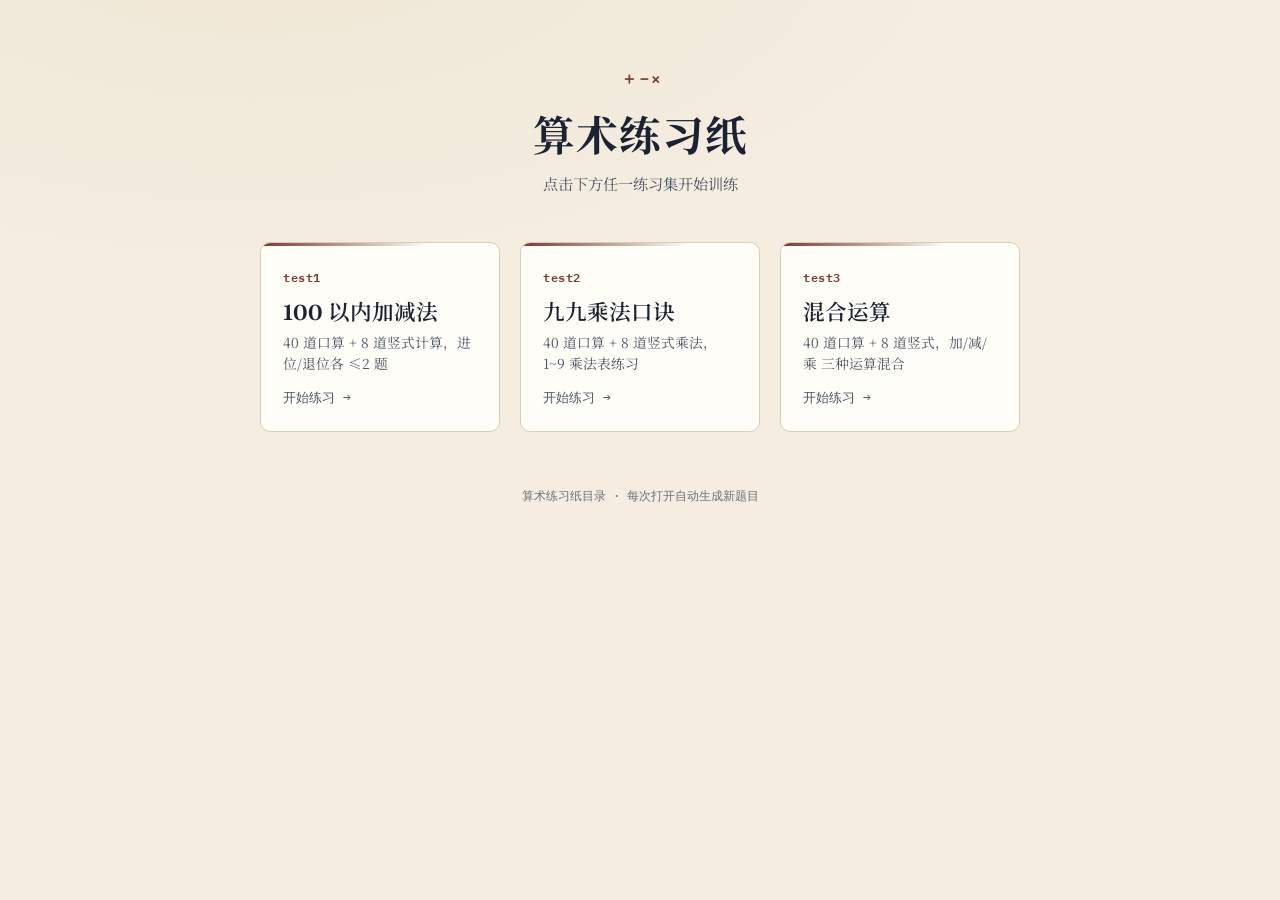
<file: index.html>
<!DOCTYPE html>
<html lang="zh-CN">
<head>
  <meta charset="UTF-8" />
  <meta name="viewport" content="width=device-width, initial-scale=1.0" />
  <title>算术练习纸 · 目录</title>
  <link rel="preconnect" href="https://fonts.googleapis.com" />
  <link rel="preconnect" href="https://fonts.gstatic.com" crossorigin />
  <link
    href="https://fonts.googleapis.com/css2?family=Fraunces:opsz,wght@9..144,400;9..144,600;9..144,700&family=Noto+Serif+SC:wght@400;600;700&family=IBM+Plex+Mono:wght@400;500;600&display=swap"
    rel="stylesheet"
  />
  <style>
    :root {
      --paper: #f4ede0;
      --ink: #1a2233;
      --ink-soft: #4a5466;
      --accent: #7a3b2e;
      --rule: #d8cdb6;
      --card-bg: #fffdf7;
    }
    * { box-sizing: border-box; margin: 0; padding: 0; }
    body {
      font-family: "Noto Serif SC", "Fraunces", serif;
      color: var(--ink);
      background:
        radial-gradient(1200px 600px at 20% -10%, #efe6d4, transparent 60%),
        var(--paper);
      min-height: 100vh;
      padding: 64px 24px;
      -webkit-font-smoothing: antialiased;
    }
    .wrap { max-width: 760px; margin: 0 auto; }
    .header { margin-bottom: 48px; text-align: center; }
    .brand-mark {
      font-family: "IBM Plex Mono", monospace;
      font-weight: 600;
      color: var(--accent);
      letter-spacing: -1px;
      font-size: 1rem;
      margin-bottom: 12px;
      display: block;
    }
    .title {
      font-family: "Fraunces", "Noto Serif SC", serif;
      font-weight: 700;
      font-size: 2.6rem;
      letter-spacing: 1px;
      font-variation-settings: "opsz" 144;
      margin-bottom: 10px;
    }
    .subtitle { color: var(--ink-soft); font-size: 0.95rem; }
    .grid {
      display: grid;
      grid-template-columns: repeat(auto-fill, minmax(240px, 1fr));
      gap: 20px;
    }
    .card {
      display: block;
      text-decoration: none;
      color: inherit;
      background: var(--card-bg);
      border: 1px solid var(--rule);
      border-radius: 10px;
      padding: 24px 22px;
      transition: transform 0.15s ease, box-shadow 0.2s ease, border-color 0.2s ease;
      position: relative;
      overflow: hidden;
    }
    .card::before {
      content: "";
      position: absolute;
      top: 0; left: 0; right: 0;
      height: 3px;
      background: linear-gradient(90deg, var(--accent), transparent 70%);
    }
    .card:hover {
      transform: translateY(-2px);
      box-shadow: 0 14px 30px -16px rgba(40, 30, 10, 0.4);
      border-color: var(--accent);
    }
    .card-tag {
      font-family: "IBM Plex Mono", monospace;
      font-size: 0.74rem;
      color: var(--accent);
      font-weight: 600;
      letter-spacing: 0.5px;
      margin-bottom: 8px;
      display: block;
    }
    .card-title {
      font-family: "Fraunces", "Noto Serif SC", serif;
      font-weight: 600;
      font-size: 1.35rem;
      margin-bottom: 6px;
    }
    .card-desc { color: var(--ink-soft); font-size: 0.86rem; line-height: 1.55; }
    .card-arrow {
      margin-top: 14px;
      font-family: "IBM Plex Mono", monospace;
      font-size: 0.82rem;
      color: var(--ink-soft);
    }
    .foot {
      margin-top: 56px;
      text-align: center;
      font-family: "IBM Plex Mono", monospace;
      font-size: 0.76rem;
      color: var(--ink-soft);
      opacity: 0.8;
    }
  </style>
</head>
<body>
  <div class="wrap">
    <header class="header">
      <span class="brand-mark">＋－×</span>
      <h1 class="title">算术练习纸</h1>
      <p class="subtitle">点击下方任一练习集开始训练</p>
    </header>
    <main class="grid" id="list" aria-label="练习集列表"></main>
    <footer class="foot">
      <span>算术练习纸目录 · 每次打开自动生成新题目</span>
    </footer>
  </div>
  <script>
    /* 练习集配置：新增只需在数组里追加一项即可 */
    // 练习集目录 v2 - 含 test1/test2/test3
    const sets = [
      { tag: "test1", title: "100 以内加减法", desc: "40 道口算 + 8 道竖式计算，进位/退位各 ≤2 题", path: "test1/" },
      { tag: "test2", title: "九九乘法口诀", desc: "40 道口算 + 8 道竖式乘法，1~9 乘法表练习", path: "test2/" },
      { tag: "test3", title: "混合运算", desc: "40 道口算 + 8 道竖式，加/减/乘 三种运算混合", path: "test3/" }
    ];
    function render() {
      const list = document.getElementById("list");
      if (!sets.length) { list.innerHTML = '<div class="empty">暂无练习集</div>'; return; }
      /* 动态时间戳：每次打开目录页都生成新值，附加在 URL 后绕过缓存 */
      const ts = Date.now();
      list.innerHTML = sets.map(function (s) {
        return '<a class="card" href="' + s.path + '?v=' + ts + '">' +
          '<span class="card-tag">' + s.tag + '</span>' +
          '<div class="card-title">' + s.title + '</div>' +
          '<div class="card-desc">' + s.desc + '</div>' +
          '<div class="card-arrow">开始练习 →</div>' +
        '</a>';
      }).join("");
    }
    render();
  </script>
</body>
</html>
</file>
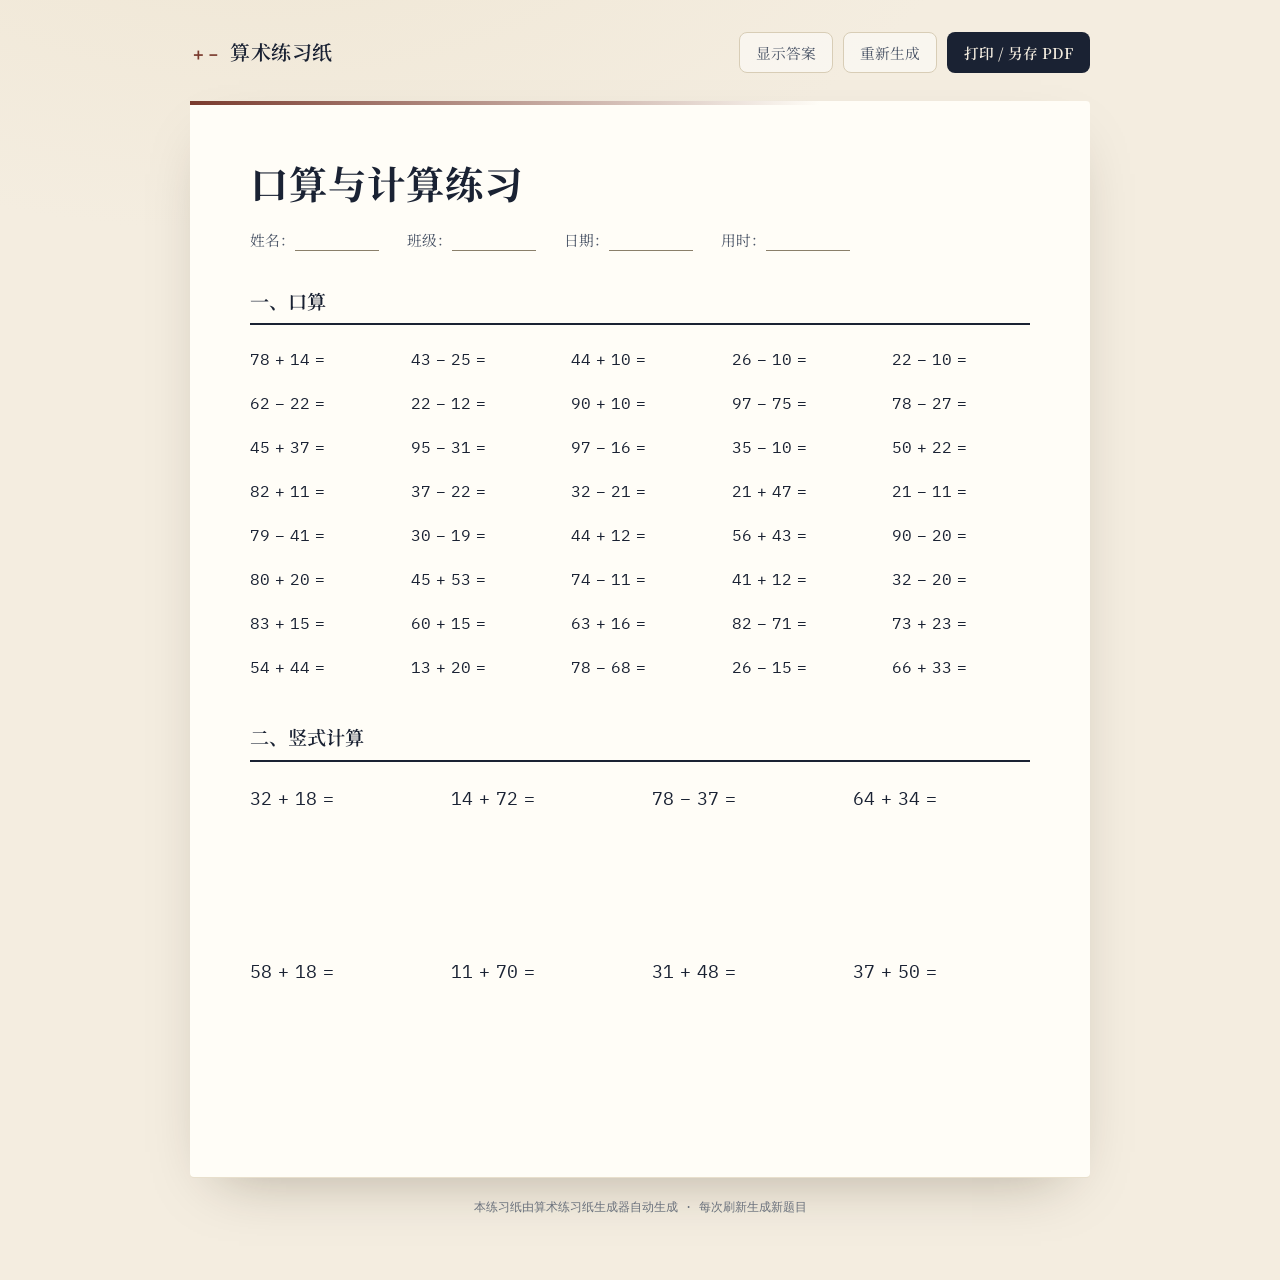
<file: test1/index.html>
<!DOCTYPE html>
<html lang="zh-CN">
<head>
  <meta charset="UTF-8" />
  <!-- 移动端适配，打印时保证宽度合理 -->
  <meta name="viewport" content="width=device-width, initial-scale=1.0" />
  <title>口算与计算练习 · 数学练习纸生成器</title>
  <!-- 开源字体：Fraunces 用于标题，IBM Plex Mono 用于数字 -->
  <link rel="preconnect" href="https://fonts.googleapis.com" />
  <link rel="preconnect" href="https://fonts.gstatic.com" crossorigin />
  <link
    href="https://fonts.googleapis.com/css2?family=Fraunces:opsz,wght@9..144,400;9..144,600;9..144,700&family=IBM+Plex+Mono:wght@400;500;600&family=Noto+Serif+SC:wght@400;600;700&display=swap"
    rel="stylesheet"
  />
  <link rel="stylesheet" href="styles.css" />
</head>
<body>
  <!-- 顶部操作栏：仅在屏幕显示，打印时隐藏 -->
  <header class="controls" role="toolbar" aria-label="操作栏">
    <div class="brand">
      <span class="brand-mark">＋－</span>
      <span class="brand-text">算术练习纸</span>
    </div>
    <div class="actions">
      <!-- 答案显隐切换，方便家长/老师批改 -->
      <button id="toggleAnswer" class="btn btn-ghost" type="button" aria-pressed="false">显示答案</button>
      <!-- 重新生成一组题目 -->
      <button id="regenerate" class="btn btn-ghost" type="button">重新生成</button>
      <!-- 调用浏览器打印 -->
      <button id="printBtn" class="btn btn-primary" type="button">打印 / 另存 PDF</button>
    </div>
  </header>

  <!-- 练习纸主体：A4 纸张视觉，打印时铺满页面 -->
  <main class="worksheet" id="worksheet">
    <!-- 页眉：标题 + 姓名/日期信息条 -->
    <section class="sheet-header">
      <h1 class="sheet-title">口算与计算练习</h1>
      <div class="meta">
        <span>姓名：<span class="blank"></span></span>
        <span>班级：<span class="blank"></span></span>
        <span>日期：<span class="blank"></span></span>
        <span>用时：<span class="blank"></span></span>
      </div>
    </section>

    <!-- 第一部分：口算 -->
    <section class="block">
      <h2 class="block-title">一、口算</h2>
      <!-- 题目由 JS 动态渲染 -->
      <ol class="oral-grid" id="oralList" aria-label="口算题"></ol>
    </section>

    <!-- 第二部分：竖式计算 -->
    <section class="block">
      <h2 class="block-title">二、竖式计算</h2>
      <ol class="vertical-grid" id="writtenList" aria-label="竖式计算题"></ol>
    </section>
  </main>

  <!-- 页脚信息 -->
  <footer class="footnote">
    <span>本练习纸由算术练习纸生成器自动生成 · 每次刷新生成新题目</span>
  </footer>

  <script src="script.js"></script>
</body>
</html>
</file>
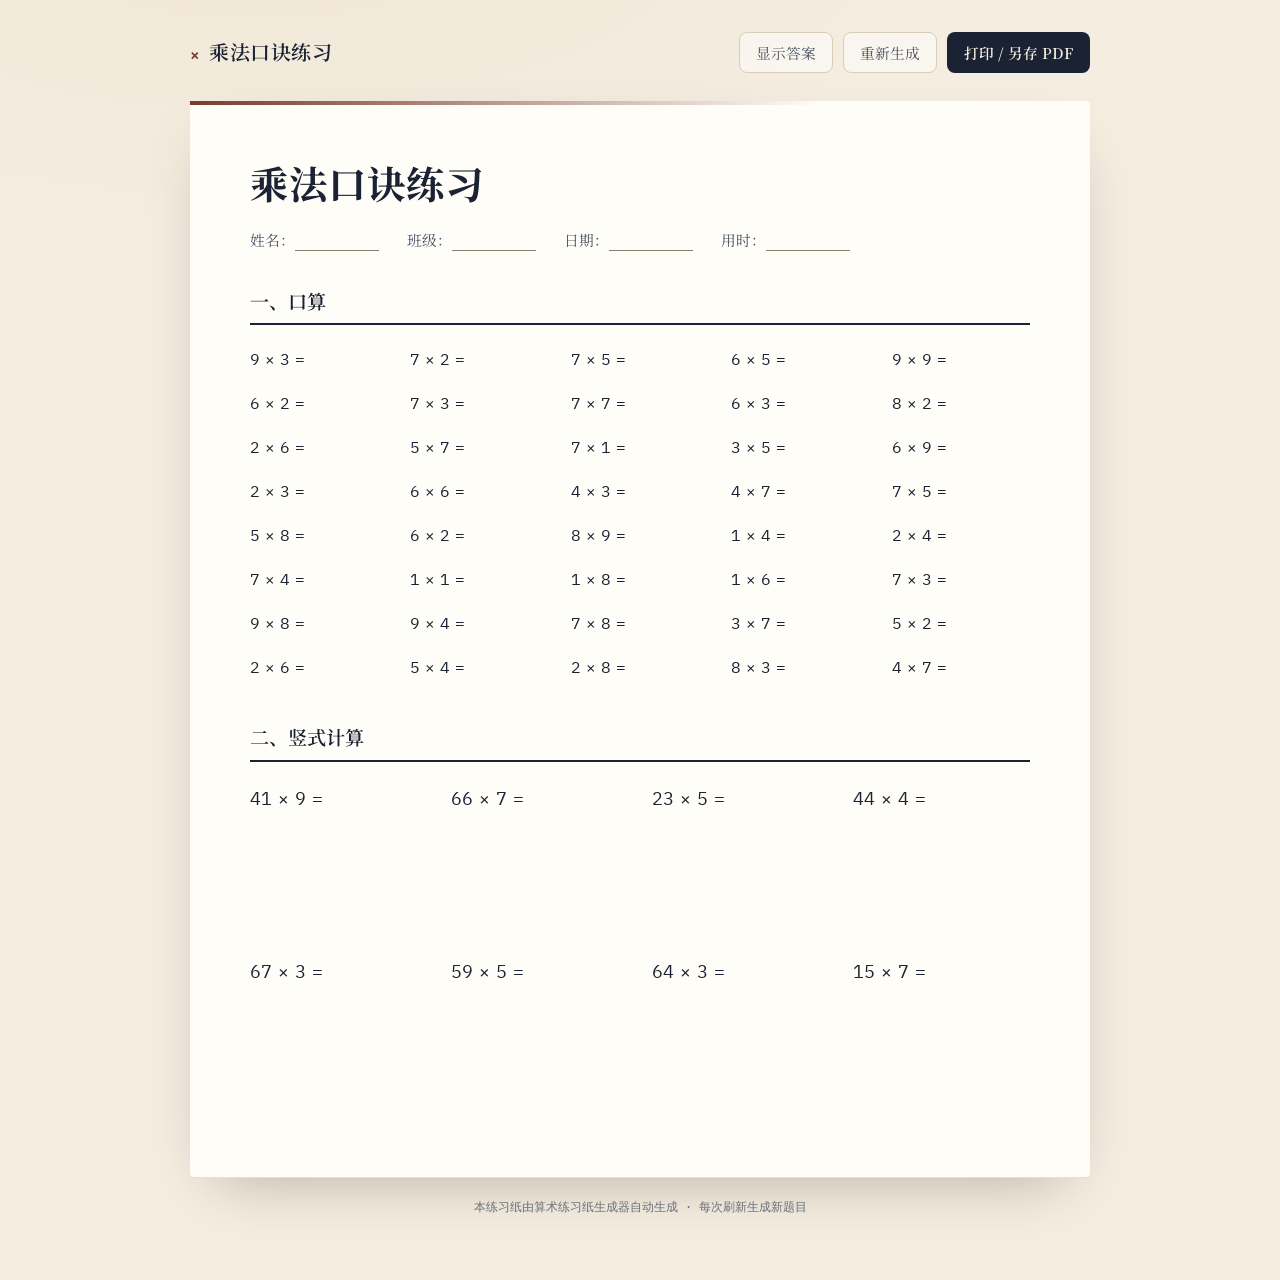
<file: test2/index.html>
<!DOCTYPE html>
<html lang="zh-CN">
<head>
  <meta charset="UTF-8" />
  <meta name="viewport" content="width=device-width, initial-scale=1.0" />
  <title>乘法口诀练习 · 算术练习纸</title>
  <link rel="preconnect" href="https://fonts.googleapis.com" />
  <link rel="preconnect" href="https://fonts.gstatic.com" crossorigin />
  <link
    href="https://fonts.googleapis.com/css2?family=Fraunces:opsz,wght@9..144,400;9..144,600;9..144,700&family=IBM+Plex+Mono:wght@400;500;600&family=Noto+Serif+SC:wght@400;600;700&display=swap"
    rel="stylesheet"
  />
  <link rel="stylesheet" href="styles.css" />
</head>
<body>
  <header class="controls" role="toolbar" aria-label="操作栏">
    <div class="brand">
      <span class="brand-mark">×</span>
      <span class="brand-text">乘法口诀练习</span>
    </div>
    <div class="actions">
      <button id="toggleAnswer" class="btn btn-ghost" type="button" aria-pressed="false">显示答案</button>
      <button id="regenerate" class="btn btn-ghost" type="button">重新生成</button>
      <button id="printBtn" class="btn btn-primary" type="button">打印 / 另存 PDF</button>
    </div>
  </header>

  <main class="worksheet" id="worksheet">
    <section class="sheet-header">
      <h1 class="sheet-title">乘法口诀练习</h1>
      <div class="meta">
        <span>姓名：<span class="blank"></span></span>
        <span>班级：<span class="blank"></span></span>
        <span>日期：<span class="blank"></span></span>
        <span>用时：<span class="blank"></span></span>
      </div>
    </section>

    <section class="block">
      <h2 class="block-title">一、口算</h2>
      <ol class="oral-grid" id="oralList" aria-label="口算题"></ol>
    </section>

    <section class="block">
      <h2 class="block-title">二、竖式计算</h2>
      <ol class="vertical-grid" id="writtenList" aria-label="竖式计算题"></ol>
    </section>
  </main>

  <footer class="footnote">
    <span>本练习纸由算术练习纸生成器自动生成 · 每次刷新生成新题目</span>
  </footer>

  <script src="script.js"></script>
</body>
</html>
</file>
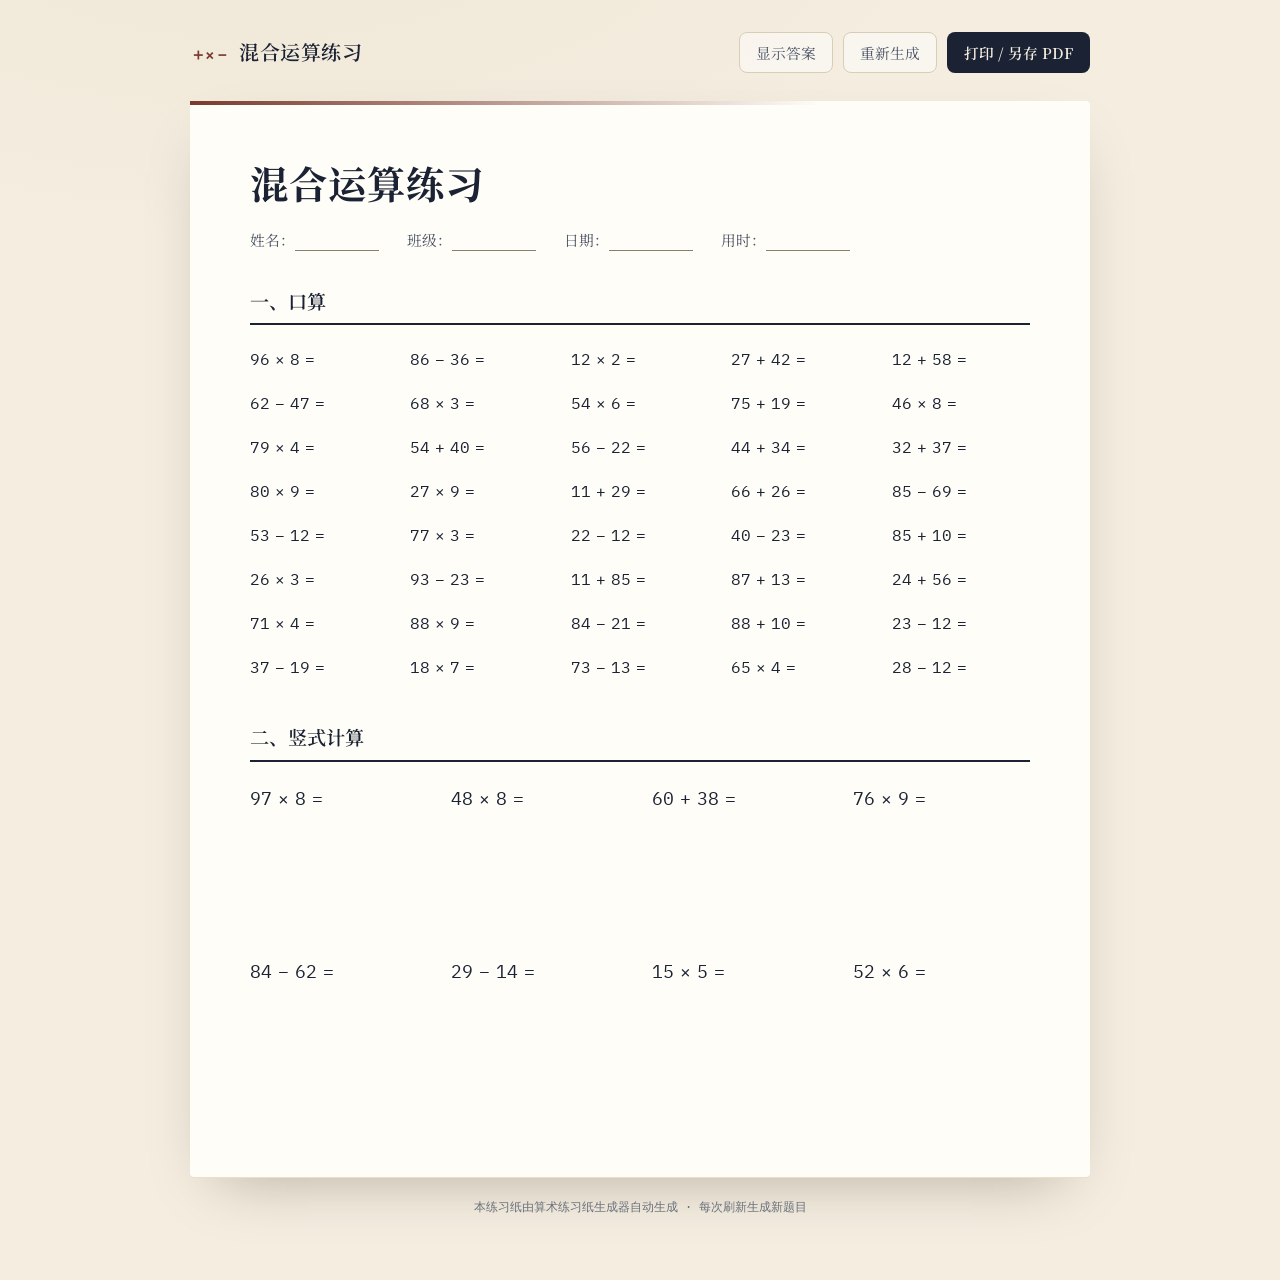
<file: test3/index.html>
<!DOCTYPE html>
<html lang="zh-CN">
<head>
  <meta charset="UTF-8" />
  <meta name="viewport" content="width=device-width, initial-scale=1.0" />
  <title>混合运算练习 · 算术练习纸</title>
  <link rel="preconnect" href="https://fonts.googleapis.com" />
  <link rel="preconnect" href="https://fonts.gstatic.com" crossorigin />
  <link
    href="https://fonts.googleapis.com/css2?family=Fraunces:opsz,wght@9..144,400;9..144,600;9..144,700&family=IBM+Plex+Mono:wght@400;500;600&family=Noto+Serif+SC:wght@400;600;700&display=swap"
    rel="stylesheet"
  />
  <link rel="stylesheet" href="styles.css" />
</head>
<body>
  <header class="controls" role="toolbar" aria-label="操作栏">
    <div class="brand">
      <span class="brand-mark">＋×－</span>
      <span class="brand-text">混合运算练习</span>
    </div>
    <div class="actions">
      <button id="toggleAnswer" class="btn btn-ghost" type="button" aria-pressed="false">显示答案</button>
      <button id="regenerate" class="btn btn-ghost" type="button">重新生成</button>
      <button id="printBtn" class="btn btn-primary" type="button">打印 / 另存 PDF</button>
    </div>
  </header>

  <main class="worksheet" id="worksheet">
    <section class="sheet-header">
      <h1 class="sheet-title">混合运算练习</h1>
      <div class="meta">
        <span>姓名：<span class="blank"></span></span>
        <span>班级：<span class="blank"></span></span>
        <span>日期：<span class="blank"></span></span>
        <span>用时：<span class="blank"></span></span>
      </div>
    </section>

    <section class="block">
      <h2 class="block-title">一、口算</h2>
      <ol class="oral-grid" id="oralList" aria-label="口算题"></ol>
    </section>

    <section class="block">
      <h2 class="block-title">二、竖式计算</h2>
      <ol class="vertical-grid" id="writtenList" aria-label="竖式计算题"></ol>
    </section>
  </main>

  <footer class="footnote">
    <span>本练习纸由算术练习纸生成器自动生成 · 每次刷新生成新题目</span>
  </footer>

  <script src="script.js"></script>
</body>
</html>
</file>
<file: test1/styles.css>
/* ============================================================
   设计令牌 (Design Tokens)
   - 屏幕呈现：暖米色纸张质感 + 墨色文字
   - 打印呈现：纯白底黑字，去除阴影与背景
   - 字体：Fraunces (标题/中文衬线 Noto Serif SC) + IBM Plex Mono (数字)
   ============================================================ */
:root {
  --paper: #f4ede0;          /* 屏幕纸张底色 */
  --paper-edge: #e8dfcc;     /* 纸张边缘阴影 */
  --ink: #1a2233;            /* 主文字墨色 */
  --ink-soft: #4a5466;       /* 次级文字 */
  --accent: #7a3b2e;         /* 点缀色：印章红棕 */
  --rule: #d8cdb6;           /* 分隔线 */
  --blank-line: #8a7f6a;     /* 填空下划线色 */

  --font-display: "Fraunces", "Noto Serif SC", Georgia, serif;
  --font-cn: "Noto Serif SC", "Fraunces", serif;
  --font-num: "IBM Plex Mono", "Menlo", monospace;
}

/* 全局重置 --------------------------------------------------- */
*,
*::before,
*::after { box-sizing: border-box; margin: 0; padding: 0; }

html { -webkit-text-size-adjust: 100%; }

body {
  font-family: var(--font-cn);
  color: var(--ink);
  background:
    radial-gradient(1200px 600px at 20% -10%, #efe6d4, transparent 60%),
    var(--paper);
  min-height: 100vh;
  line-height: 1.5;
  padding: 32px 16px 64px;
  -webkit-font-smoothing: antialiased;
}

/* 顶部操作栏 ------------------------------------------------- */
.controls {
  max-width: 900px;
  margin: 0 auto 28px;
  display: flex;
  align-items: center;
  justify-content: space-between;
  gap: 16px;
  flex-wrap: wrap;
}

.brand { display: flex; align-items: baseline; gap: 10px; }

.brand-mark {
  font-family: var(--font-num);
  font-weight: 600;
  color: var(--accent);
  letter-spacing: -1px;
}

.brand-text {
  font-family: var(--font-display);
  font-weight: 600;
  font-size: 1.25rem;
  letter-spacing: 0.5px;
}

.actions { display: flex; gap: 10px; flex-wrap: wrap; }

.btn {
  font-family: var(--font-cn);
  font-size: 0.92rem;
  padding: 9px 16px;
  border-radius: 8px;
  border: 1px solid transparent;
  cursor: pointer;
  transition: transform 0.12s ease, background 0.2s ease, border-color 0.2s ease;
}

.btn:active { transform: translateY(1px); }

.btn-ghost {
  background: rgba(255, 255, 255, 0.5);
  border-color: var(--rule);
  color: var(--ink-soft);
}

.btn-ghost:hover { background: #fff; border-color: var(--blank-line); }

.btn-ghost[aria-pressed="true"] {
  background: var(--accent);
  color: #fff;
  border-color: var(--accent);
}

.btn-primary {
  background: var(--ink);
  color: var(--paper);
  font-weight: 600;
}

.btn-primary:hover { background: #0d1422; }

/* 练习纸主体 ------------------------------------------------- */
.worksheet {
  max-width: 900px;
  margin: 0 auto;
  background: #fffdf7;
  padding: 56px 60px 72px;
  border-radius: 4px;
  box-shadow:
    0 1px 0 var(--paper-edge),
    0 24px 60px -28px rgba(40, 30, 10, 0.35);
  position: relative;
}

/* 纸张顶部装饰：一条细红线呼应印章色 */
.worksheet::before {
  content: "";
  position: absolute;
  top: 0; left: 0; right: 0;
  height: 4px;
  background: linear-gradient(90deg, var(--accent), transparent 70%);
}

/* 页眉 ------------------------------------------------------- */
.sheet-header { margin-bottom: 36px; }

.sheet-title {
  font-family: var(--font-display);
  font-weight: 700;
  font-size: 2.4rem;
  letter-spacing: 1px;
  color: var(--ink);
  font-variation-settings: "opsz" 144;
}

.meta {
  margin-top: 14px;
  display: flex;
  flex-wrap: wrap;
  gap: 28px;
  font-size: 0.92rem;
  color: var(--ink-soft);
}

.blank {
  display: inline-block;
  min-width: 84px;
  border-bottom: 1px solid var(--blank-line);
  height: 1.1em;
  vertical-align: bottom;
}

/* 区块 ------------------------------------------------------- */
.block { margin-top: 8px; }
.block + .block { margin-top: 44px; }

.block-title {
  font-family: var(--font-cn);
  font-weight: 600;
  font-size: 1.2rem;
  color: var(--ink);
  padding-bottom: 8px;
  border-bottom: 2px solid var(--ink);
  margin-bottom: 22px;
  display: flex;
  align-items: baseline;
  gap: 8px;
}

.block-title small {
  font-family: var(--font-num);
  font-weight: 400;
  font-size: 0.78rem;
  color: var(--ink-soft);
}

/* ============================================================
   口算题网格：每行 5 题
   ============================================================ */
.oral-grid {
  list-style: none;
  display: grid;
  grid-template-columns: repeat(5, 1fr);
  gap: 20px 22px;
}

.oral-grid li {
  font-family: var(--font-num);
  font-size: 1rem;
  display: flex;
  align-items: baseline;
  gap: 5px;
  font-variant-numeric: tabular-nums;
}

/* 答案空格：纯留白，无下划线 */
.oral-grid .blank-line {
  flex: 1;
  min-width: 24px;
  height: 1.1em;
}

/* 答案态：显隐答案时给空格填入结果 */
.oral-grid .answer {
  visibility: hidden;
  color: var(--accent);
  font-weight: 600;
}

body.show-answer .oral-grid .answer { visibility: visible; }

/* ============================================================
   竖式计算题：每行 4 题，横式题目 + 下方手写竖式区
   ============================================================ */
.vertical-grid {
  list-style: none;
  display: grid;
  grid-template-columns: repeat(4, 1fr);
  gap: 24px 24px;
}

.vertical-grid li {
  break-inside: avoid;
  page-break-inside: avoid;
  /* 题目行 + 手写区纵向排列 */
  display: flex;
  flex-direction: column;
  gap: 8px;
}

/* 题目行：横式 a op b = ___ */
.vertical-grid .q-line {
  font-family: var(--font-num);
  font-variant-numeric: tabular-nums;
  font-size: 1.1rem;
  display: flex;
  align-items: baseline;
  gap: 6px;
  flex-wrap: wrap;
}

/* 答案空格：纯留白，无下划线 */
.vertical-grid .q-line .blank-line {
  flex: 1;
  min-width: 30px;
  height: 1.1em;
}

/* 手写竖式区：约 4~5 行书写空间 */
.vertical-grid .work-area {
  min-height: 7em;              /* 约 4~5 行竖式书写 */
}

.vertical-grid .answer {
  visibility: hidden;
  color: var(--accent);
  font-weight: 600;
}

body.show-answer .vertical-grid .answer { visibility: visible; }

/* 页脚 ------------------------------------------------------- */
.footnote {
  max-width: 900px;
  margin: 20px auto 0;
  text-align: center;
  font-family: var(--font-num);
  font-size: 0.78rem;
  color: var(--ink-soft);
  opacity: 0.8;
}

/* ============================================================
   打印样式 (Print Styles)
   - 去除操作栏、页脚与纸张阴影
   - 纯白底、纯黑字，保证打印清晰
   - 设置 A4 页边距，避免题目被切断
   ============================================================ */
@media print {
  @page {
    size: A4;
    margin: 14mm 14mm 14mm 14mm;
  }

  body {
    background: #fff;
    padding: 0;
  }

  .controls,
  .footnote { display: none !important; }

  .worksheet {
    max-width: none;
    margin: 0;
    padding: 0;
    background: #fff;
    box-shadow: none;
    border-radius: 0;
  }

  .worksheet::before { display: none; }

  .sheet-title { font-size: 1.9rem; }

  /* 题目不跨页切断 */
  .vertical-grid li,
  .oral-grid li { break-inside: avoid; }

  /* 打印时强制保持 5 列口算 / 4 列竖式，避免被响应式降列影响 */
  .oral-grid { grid-template-columns: repeat(5, 1fr) !important; }
  .vertical-grid { grid-template-columns: repeat(4, 1fr) !important; }

  /* 打印时确保颜色如实输出 */
  * {
    -webkit-print-color-adjust: exact;
    print-color-adjust: exact;
  }
}

/* 响应式：窄屏降列（仅作用于屏幕，不影响打印） ---------- */
@media screen and (max-width: 760px) {
  .oral-grid { grid-template-columns: repeat(3, 1fr); gap: 16px 18px; }
  .vertical-grid { grid-template-columns: repeat(2, 1fr); }
  .worksheet { padding: 36px 28px 48px; }
  .sheet-title { font-size: 1.9rem; }
}

@media screen and (max-width: 420px) {
  .oral-grid { grid-template-columns: repeat(2, 1fr); }
  .vertical-grid { grid-template-columns: 1fr; }
}
</file>
<file: test2/styles.css>
/* ============================================================
   设计令牌 (Design Tokens)
   - 屏幕呈现：暖米色纸张质感 + 墨色文字
   - 打印呈现：纯白底黑字，去除阴影与背景
   - 字体：Fraunces (标题/中文衬线 Noto Serif SC) + IBM Plex Mono (数字)
   ============================================================ */
:root {
  --paper: #f4ede0;          /* 屏幕纸张底色 */
  --paper-edge: #e8dfcc;     /* 纸张边缘阴影 */
  --ink: #1a2233;            /* 主文字墨色 */
  --ink-soft: #4a5466;       /* 次级文字 */
  --accent: #7a3b2e;         /* 点缀色：印章红棕 */
  --rule: #d8cdb6;           /* 分隔线 */
  --blank-line: #8a7f6a;     /* 填空下划线色 */

  --font-display: "Fraunces", "Noto Serif SC", Georgia, serif;
  --font-cn: "Noto Serif SC", "Fraunces", serif;
  --font-num: "IBM Plex Mono", "Menlo", monospace;
}

/* 全局重置 --------------------------------------------------- */
*,
*::before,
*::after { box-sizing: border-box; margin: 0; padding: 0; }

html { -webkit-text-size-adjust: 100%; }

body {
  font-family: var(--font-cn);
  color: var(--ink);
  background:
    radial-gradient(1200px 600px at 20% -10%, #efe6d4, transparent 60%),
    var(--paper);
  min-height: 100vh;
  line-height: 1.5;
  padding: 32px 16px 64px;
  -webkit-font-smoothing: antialiased;
}

/* 顶部操作栏 ------------------------------------------------- */
.controls {
  max-width: 900px;
  margin: 0 auto 28px;
  display: flex;
  align-items: center;
  justify-content: space-between;
  gap: 16px;
  flex-wrap: wrap;
}

.brand { display: flex; align-items: baseline; gap: 10px; }

.brand-mark {
  font-family: var(--font-num);
  font-weight: 600;
  color: var(--accent);
  letter-spacing: -1px;
}

.brand-text {
  font-family: var(--font-display);
  font-weight: 600;
  font-size: 1.25rem;
  letter-spacing: 0.5px;
}

.actions { display: flex; gap: 10px; flex-wrap: wrap; }

.btn {
  font-family: var(--font-cn);
  font-size: 0.92rem;
  padding: 9px 16px;
  border-radius: 8px;
  border: 1px solid transparent;
  cursor: pointer;
  transition: transform 0.12s ease, background 0.2s ease, border-color 0.2s ease;
}

.btn:active { transform: translateY(1px); }

.btn-ghost {
  background: rgba(255, 255, 255, 0.5);
  border-color: var(--rule);
  color: var(--ink-soft);
}

.btn-ghost:hover { background: #fff; border-color: var(--blank-line); }

.btn-ghost[aria-pressed="true"] {
  background: var(--accent);
  color: #fff;
  border-color: var(--accent);
}

.btn-primary {
  background: var(--ink);
  color: var(--paper);
  font-weight: 600;
}

.btn-primary:hover { background: #0d1422; }

/* 练习纸主体 ------------------------------------------------- */
.worksheet {
  max-width: 900px;
  margin: 0 auto;
  background: #fffdf7;
  padding: 56px 60px 72px;
  border-radius: 4px;
  box-shadow:
    0 1px 0 var(--paper-edge),
    0 24px 60px -28px rgba(40, 30, 10, 0.35);
  position: relative;
}

/* 纸张顶部装饰：一条细红线呼应印章色 */
.worksheet::before {
  content: "";
  position: absolute;
  top: 0; left: 0; right: 0;
  height: 4px;
  background: linear-gradient(90deg, var(--accent), transparent 70%);
}

/* 页眉 ------------------------------------------------------- */
.sheet-header { margin-bottom: 36px; }

.sheet-title {
  font-family: var(--font-display);
  font-weight: 700;
  font-size: 2.4rem;
  letter-spacing: 1px;
  color: var(--ink);
  font-variation-settings: "opsz" 144;
}

.meta {
  margin-top: 14px;
  display: flex;
  flex-wrap: wrap;
  gap: 28px;
  font-size: 0.92rem;
  color: var(--ink-soft);
}

.blank {
  display: inline-block;
  min-width: 84px;
  border-bottom: 1px solid var(--blank-line);
  height: 1.1em;
  vertical-align: bottom;
}

/* 区块 ------------------------------------------------------- */
.block { margin-top: 8px; }
.block + .block { margin-top: 44px; }

.block-title {
  font-family: var(--font-cn);
  font-weight: 600;
  font-size: 1.2rem;
  color: var(--ink);
  padding-bottom: 8px;
  border-bottom: 2px solid var(--ink);
  margin-bottom: 22px;
  display: flex;
  align-items: baseline;
  gap: 8px;
}

.block-title small {
  font-family: var(--font-num);
  font-weight: 400;
  font-size: 0.78rem;
  color: var(--ink-soft);
}

/* ============================================================
   口算题网格：每行 5 题
   ============================================================ */
.oral-grid {
  list-style: none;
  display: grid;
  grid-template-columns: repeat(5, 1fr);
  gap: 20px 22px;
}

.oral-grid li {
  font-family: var(--font-num);
  font-size: 1rem;
  display: flex;
  align-items: baseline;
  gap: 5px;
  font-variant-numeric: tabular-nums;
}

/* 答案空格：纯留白，无下划线 */
.oral-grid .blank-line {
  flex: 1;
  min-width: 24px;
  height: 1.1em;
}

/* 答案态：显隐答案时给空格填入结果 */
.oral-grid .answer {
  visibility: hidden;
  color: var(--accent);
  font-weight: 600;
}

body.show-answer .oral-grid .answer { visibility: visible; }

/* ============================================================
   竖式计算题：每行 4 题，横式题目 + 下方手写竖式区
   ============================================================ */
.vertical-grid {
  list-style: none;
  display: grid;
  grid-template-columns: repeat(4, 1fr);
  gap: 24px 24px;
}

.vertical-grid li {
  break-inside: avoid;
  page-break-inside: avoid;
  /* 题目行 + 手写区纵向排列 */
  display: flex;
  flex-direction: column;
  gap: 8px;
}

/* 题目行：横式 a op b = ___ */
.vertical-grid .q-line {
  font-family: var(--font-num);
  font-variant-numeric: tabular-nums;
  font-size: 1.1rem;
  display: flex;
  align-items: baseline;
  gap: 6px;
  flex-wrap: wrap;
}

/* 答案空格：纯留白，无下划线 */
.vertical-grid .q-line .blank-line {
  flex: 1;
  min-width: 30px;
  height: 1.1em;
}

/* 手写竖式区：约 4~5 行书写空间 */
.vertical-grid .work-area {
  min-height: 7em;              /* 约 4~5 行竖式书写 */
}

.vertical-grid .answer {
  visibility: hidden;
  color: var(--accent);
  font-weight: 600;
}

body.show-answer .vertical-grid .answer { visibility: visible; }

/* 页脚 ------------------------------------------------------- */
.footnote {
  max-width: 900px;
  margin: 20px auto 0;
  text-align: center;
  font-family: var(--font-num);
  font-size: 0.78rem;
  color: var(--ink-soft);
  opacity: 0.8;
}

/* ============================================================
   打印样式 (Print Styles)
   - 去除操作栏、页脚与纸张阴影
   - 纯白底、纯黑字，保证打印清晰
   - 设置 A4 页边距，避免题目被切断
   ============================================================ */
@media print {
  @page {
    size: A4;
    margin: 14mm 14mm 14mm 14mm;
  }

  body {
    background: #fff;
    padding: 0;
  }

  .controls,
  .footnote { display: none !important; }

  .worksheet {
    max-width: none;
    margin: 0;
    padding: 0;
    background: #fff;
    box-shadow: none;
    border-radius: 0;
  }

  .worksheet::before { display: none; }

  .sheet-title { font-size: 1.9rem; }

  /* 题目不跨页切断 */
  .vertical-grid li,
  .oral-grid li { break-inside: avoid; }

  /* 打印时强制保持 5 列口算 / 4 列竖式，避免被响应式降列影响 */
  .oral-grid { grid-template-columns: repeat(5, 1fr) !important; }
  .vertical-grid { grid-template-columns: repeat(4, 1fr) !important; }

  /* 打印时确保颜色如实输出 */
  * {
    -webkit-print-color-adjust: exact;
    print-color-adjust: exact;
  }
}

/* 响应式：窄屏降列（仅作用于屏幕，不影响打印） ---------- */
@media screen and (max-width: 760px) {
  .oral-grid { grid-template-columns: repeat(3, 1fr); gap: 16px 18px; }
  .vertical-grid { grid-template-columns: repeat(2, 1fr); }
  .worksheet { padding: 36px 28px 48px; }
  .sheet-title { font-size: 1.9rem; }
}

@media screen and (max-width: 420px) {
  .oral-grid { grid-template-columns: repeat(2, 1fr); }
  .vertical-grid { grid-template-columns: 1fr; }
}
</file>
<file: test3/styles.css>
/* ============================================================
   设计令牌 (Design Tokens)
   - 屏幕呈现：暖米色纸张质感 + 墨色文字
   - 打印呈现：纯白底黑字，去除阴影与背景
   - 字体：Fraunces (标题/中文衬线 Noto Serif SC) + IBM Plex Mono (数字)
   ============================================================ */
:root {
  --paper: #f4ede0;          /* 屏幕纸张底色 */
  --paper-edge: #e8dfcc;     /* 纸张边缘阴影 */
  --ink: #1a2233;            /* 主文字墨色 */
  --ink-soft: #4a5466;       /* 次级文字 */
  --accent: #7a3b2e;         /* 点缀色：印章红棕 */
  --rule: #d8cdb6;           /* 分隔线 */
  --blank-line: #8a7f6a;     /* 填空下划线色 */

  --font-display: "Fraunces", "Noto Serif SC", Georgia, serif;
  --font-cn: "Noto Serif SC", "Fraunces", serif;
  --font-num: "IBM Plex Mono", "Menlo", monospace;
}

/* 全局重置 --------------------------------------------------- */
*,
*::before,
*::after { box-sizing: border-box; margin: 0; padding: 0; }

html { -webkit-text-size-adjust: 100%; }

body {
  font-family: var(--font-cn);
  color: var(--ink);
  background:
    radial-gradient(1200px 600px at 20% -10%, #efe6d4, transparent 60%),
    var(--paper);
  min-height: 100vh;
  line-height: 1.5;
  padding: 32px 16px 64px;
  -webkit-font-smoothing: antialiased;
}

/* 顶部操作栏 ------------------------------------------------- */
.controls {
  max-width: 900px;
  margin: 0 auto 28px;
  display: flex;
  align-items: center;
  justify-content: space-between;
  gap: 16px;
  flex-wrap: wrap;
}

.brand { display: flex; align-items: baseline; gap: 10px; }

.brand-mark {
  font-family: var(--font-num);
  font-weight: 600;
  color: var(--accent);
  letter-spacing: -1px;
}

.brand-text {
  font-family: var(--font-display);
  font-weight: 600;
  font-size: 1.25rem;
  letter-spacing: 0.5px;
}

.actions { display: flex; gap: 10px; flex-wrap: wrap; }

.btn {
  font-family: var(--font-cn);
  font-size: 0.92rem;
  padding: 9px 16px;
  border-radius: 8px;
  border: 1px solid transparent;
  cursor: pointer;
  transition: transform 0.12s ease, background 0.2s ease, border-color 0.2s ease;
}

.btn:active { transform: translateY(1px); }

.btn-ghost {
  background: rgba(255, 255, 255, 0.5);
  border-color: var(--rule);
  color: var(--ink-soft);
}

.btn-ghost:hover { background: #fff; border-color: var(--blank-line); }

.btn-ghost[aria-pressed="true"] {
  background: var(--accent);
  color: #fff;
  border-color: var(--accent);
}

.btn-primary {
  background: var(--ink);
  color: var(--paper);
  font-weight: 600;
}

.btn-primary:hover { background: #0d1422; }

/* 练习纸主体 ------------------------------------------------- */
.worksheet {
  max-width: 900px;
  margin: 0 auto;
  background: #fffdf7;
  padding: 56px 60px 72px;
  border-radius: 4px;
  box-shadow:
    0 1px 0 var(--paper-edge),
    0 24px 60px -28px rgba(40, 30, 10, 0.35);
  position: relative;
}

/* 纸张顶部装饰：一条细红线呼应印章色 */
.worksheet::before {
  content: "";
  position: absolute;
  top: 0; left: 0; right: 0;
  height: 4px;
  background: linear-gradient(90deg, var(--accent), transparent 70%);
}

/* 页眉 ------------------------------------------------------- */
.sheet-header { margin-bottom: 36px; }

.sheet-title {
  font-family: var(--font-display);
  font-weight: 700;
  font-size: 2.4rem;
  letter-spacing: 1px;
  color: var(--ink);
  font-variation-settings: "opsz" 144;
}

.meta {
  margin-top: 14px;
  display: flex;
  flex-wrap: wrap;
  gap: 28px;
  font-size: 0.92rem;
  color: var(--ink-soft);
}

.blank {
  display: inline-block;
  min-width: 84px;
  border-bottom: 1px solid var(--blank-line);
  height: 1.1em;
  vertical-align: bottom;
}

/* 区块 ------------------------------------------------------- */
.block { margin-top: 8px; }
.block + .block { margin-top: 44px; }

.block-title {
  font-family: var(--font-cn);
  font-weight: 600;
  font-size: 1.2rem;
  color: var(--ink);
  padding-bottom: 8px;
  border-bottom: 2px solid var(--ink);
  margin-bottom: 22px;
  display: flex;
  align-items: baseline;
  gap: 8px;
}

.block-title small {
  font-family: var(--font-num);
  font-weight: 400;
  font-size: 0.78rem;
  color: var(--ink-soft);
}

/* ============================================================
   口算题网格：每行 5 题
   ============================================================ */
.oral-grid {
  list-style: none;
  display: grid;
  grid-template-columns: repeat(5, 1fr);
  gap: 20px 22px;
}

.oral-grid li {
  font-family: var(--font-num);
  font-size: 1rem;
  display: flex;
  align-items: baseline;
  gap: 5px;
  font-variant-numeric: tabular-nums;
}

/* 答案空格：纯留白，无下划线 */
.oral-grid .blank-line {
  flex: 1;
  min-width: 24px;
  height: 1.1em;
}

/* 答案态：显隐答案时给空格填入结果 */
.oral-grid .answer {
  visibility: hidden;
  color: var(--accent);
  font-weight: 600;
}

body.show-answer .oral-grid .answer { visibility: visible; }

/* ============================================================
   竖式计算题：每行 4 题，横式题目 + 下方手写竖式区
   ============================================================ */
.vertical-grid {
  list-style: none;
  display: grid;
  grid-template-columns: repeat(4, 1fr);
  gap: 24px 24px;
}

.vertical-grid li {
  break-inside: avoid;
  page-break-inside: avoid;
  /* 题目行 + 手写区纵向排列 */
  display: flex;
  flex-direction: column;
  gap: 8px;
}

/* 题目行：横式 a op b = ___ */
.vertical-grid .q-line {
  font-family: var(--font-num);
  font-variant-numeric: tabular-nums;
  font-size: 1.1rem;
  display: flex;
  align-items: baseline;
  gap: 6px;
  flex-wrap: wrap;
}

/* 答案空格：纯留白，无下划线 */
.vertical-grid .q-line .blank-line {
  flex: 1;
  min-width: 30px;
  height: 1.1em;
}

/* 手写竖式区：约 4~5 行书写空间 */
.vertical-grid .work-area {
  min-height: 7em;              /* 约 4~5 行竖式书写 */
}

.vertical-grid .answer {
  visibility: hidden;
  color: var(--accent);
  font-weight: 600;
}

body.show-answer .vertical-grid .answer { visibility: visible; }

/* 页脚 ------------------------------------------------------- */
.footnote {
  max-width: 900px;
  margin: 20px auto 0;
  text-align: center;
  font-family: var(--font-num);
  font-size: 0.78rem;
  color: var(--ink-soft);
  opacity: 0.8;
}

/* ============================================================
   打印样式 (Print Styles)
   - 去除操作栏、页脚与纸张阴影
   - 纯白底、纯黑字，保证打印清晰
   - 设置 A4 页边距，避免题目被切断
   ============================================================ */
@media print {
  @page {
    size: A4;
    margin: 14mm 14mm 14mm 14mm;
  }

  body {
    background: #fff;
    padding: 0;
  }

  .controls,
  .footnote { display: none !important; }

  .worksheet {
    max-width: none;
    margin: 0;
    padding: 0;
    background: #fff;
    box-shadow: none;
    border-radius: 0;
  }

  .worksheet::before { display: none; }

  .sheet-title { font-size: 1.9rem; }

  /* 题目不跨页切断 */
  .vertical-grid li,
  .oral-grid li { break-inside: avoid; }

  /* 打印时强制保持 5 列口算 / 4 列竖式，避免被响应式降列影响 */
  .oral-grid { grid-template-columns: repeat(5, 1fr) !important; }
  .vertical-grid { grid-template-columns: repeat(4, 1fr) !important; }

  /* 打印时确保颜色如实输出 */
  * {
    -webkit-print-color-adjust: exact;
    print-color-adjust: exact;
  }
}

/* 响应式：窄屏降列（仅作用于屏幕，不影响打印） ---------- */
@media screen and (max-width: 760px) {
  .oral-grid { grid-template-columns: repeat(3, 1fr); gap: 16px 18px; }
  .vertical-grid { grid-template-columns: repeat(2, 1fr); }
  .worksheet { padding: 36px 28px 48px; }
  .sheet-title { font-size: 1.9rem; }
}

@media screen and (max-width: 420px) {
  .oral-grid { grid-template-columns: repeat(2, 1fr); }
  .vertical-grid { grid-template-columns: 1fr; }
}
</file>
